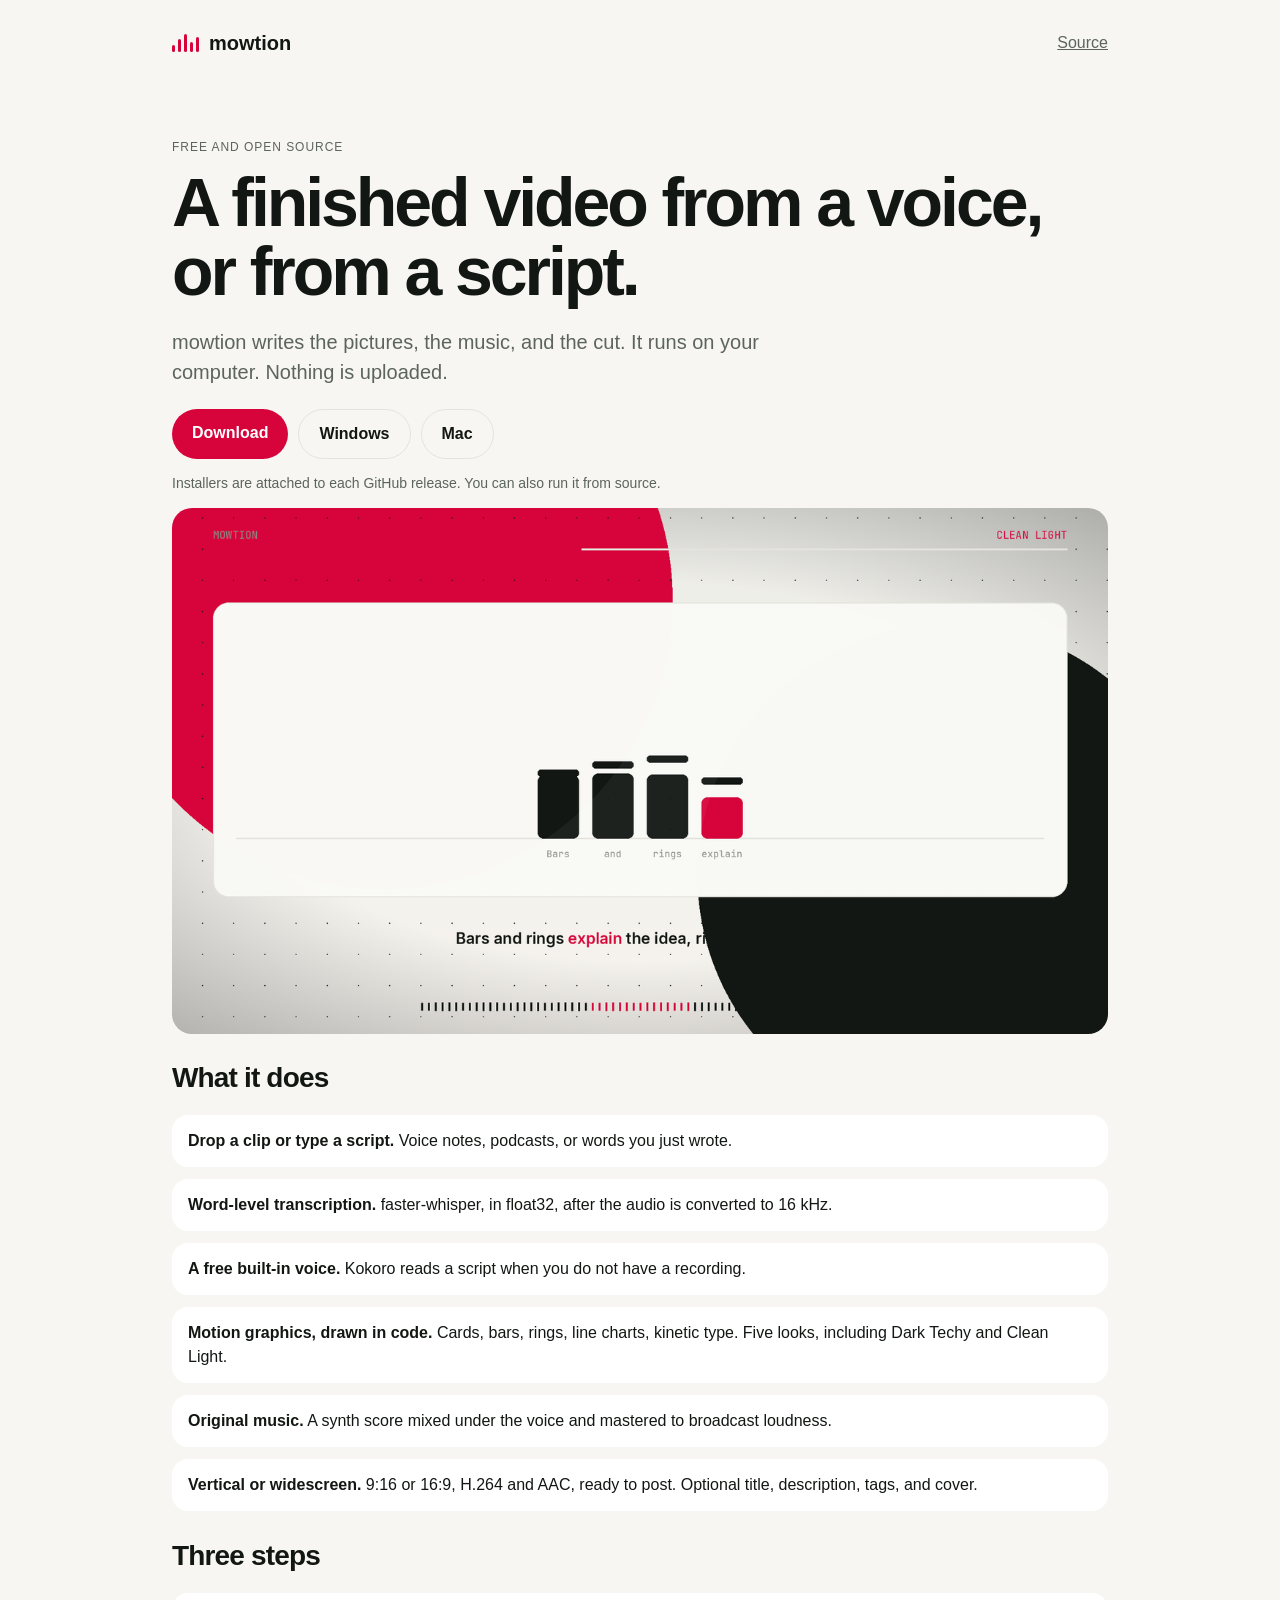
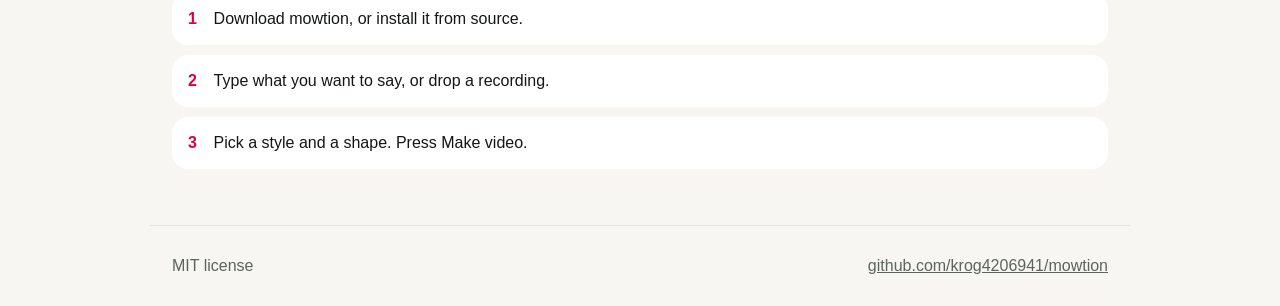
<file: site/index.html>
<!DOCTYPE html>
<html lang="en">
<head>
  <meta charset="utf-8" />
  <meta name="viewport" content="width=device-width, initial-scale=1" />
  <title>mowtion — a video from a voice</title>
  <link rel="icon" href="data:image/svg+xml,%3Csvg xmlns='http://www.w3.org/2000/svg' viewBox='0 0 32 32'%3E%3Crect fill='%23D7043B' width='32' height='32' rx='8'/%3E%3C/svg%3E" />
  <link rel="stylesheet" href="styles.css" />
</head>
<body>
  <header class="top">
    <div class="brand">
      <span class="bars" aria-hidden="true"><i></i><i></i><i></i><i></i><i></i></span>
      <strong>mowtion</strong>
    </div>
    <a href="https://github.com/krog4206941/mowtion">Source</a>
  </header>
  <main>
    <section class="hero">
      <p class="eyebrow">Free and open source</p>
      <h1>A finished video from a voice, or from a script.</h1>
      <p class="lede">mowtion writes the pictures, the music, and the cut. It runs on your computer. Nothing is uploaded.</p>
      <div class="actions">
        <a class="btn" href="https://github.com/krog4206941/mowtion/releases/latest">Download</a>
        <a class="btn ghost" href="https://github.com/krog4206941/mowtion/releases/latest">Windows</a>
        <a class="btn ghost" href="https://github.com/krog4206941/mowtion/releases/latest">Mac</a>
      </div>
      <p class="fine">Installers are attached to each GitHub release. You can also run it from source.</p>
    </section>

    <section class="preview">
      <img src="img/preview.png" alt="Clean Light widescreen frame: beige background, crimson words, and a bar chart." />
    </section>

    <section>
      <h2>What it does</h2>
      <ul class="features">
        <li><b>Drop a clip or type a script.</b> Voice notes, podcasts, or words you just wrote.</li>
        <li><b>Word-level transcription.</b> faster-whisper, in float32, after the audio is converted to 16 kHz.</li>
        <li><b>A free built-in voice.</b> Kokoro reads a script when you do not have a recording.</li>
        <li><b>Motion graphics, drawn in code.</b> Cards, bars, rings, line charts, kinetic type. Five looks, including Dark Techy and Clean Light.</li>
        <li><b>Original music.</b> A synth score mixed under the voice and mastered to broadcast loudness.</li>
        <li><b>Vertical or widescreen.</b> 9:16 or 16:9, H.264 and AAC, ready to post. Optional title, description, tags, and cover.</li>
      </ul>
    </section>

    <section class="steps">
      <h2>Three steps</h2>
      <ol>
        <li>Download mowtion, or install it from source.</li>
        <li>Type what you want to say, or drop a recording.</li>
        <li>Pick a style and a shape. Press Make video.</li>
      </ol>
    </section>
  </main>
  <footer>
    <span>MIT license</span>
    <a href="https://github.com/krog4206941/mowtion">github.com/krog4206941/mowtion</a>
  </footer>
</body>
</html>
</file>
<file: site/styles.css>
:root {
  --bg: #f7f6f2;
  --paper: #ffffff;
  --ink: #121713;
  --muted: #5c645e;
  --line: #e4e3dd;
  --accent: #d7043b;
}
* { box-sizing: border-box; }
html, body { margin: 0; }
body {
  font-family: Inter, "Segoe UI", Helvetica, Arial, sans-serif;
  background: var(--bg);
  color: var(--ink);
  line-height: 1.5;
}
a { color: inherit; }
.top, main, footer {
  max-width: 980px;
  margin: 0 auto;
  padding: 28px 22px;
}
.top, footer {
  display: flex;
  justify-content: space-between;
  align-items: center;
  color: var(--muted);
}
.brand { display: flex; align-items: center; gap: 10px; color: var(--ink); font-size: 20px; }
.bars { display: flex; align-items: flex-end; gap: 3px; height: 18px; }
.bars i { display: block; width: 3px; background: var(--accent); border-radius: 3px; }
.bars i:nth-child(1) { height: 7px; }
.bars i:nth-child(2) { height: 13px; }
.bars i:nth-child(3) { height: 18px; }
.bars i:nth-child(4) { height: 10px; }
.bars i:nth-child(5) { height: 15px; }
.hero { padding-top: 12px; }
.eyebrow { letter-spacing: 0.08em; text-transform: uppercase; font-size: 12px; color: var(--muted); }
h1 {
  font-size: clamp(40px, 6vw, 68px);
  line-height: 1.02;
  letter-spacing: -0.045em;
  margin: 8px 0 12px;
  font-weight: 620;
}
.lede { font-size: 20px; max-width: 38rem; color: var(--muted); }
.actions { display: flex; flex-wrap: wrap; gap: 10px; margin-top: 22px; }
.btn {
  display: inline-block;
  background: var(--accent);
  color: white;
  text-decoration: none;
  border-radius: 999px;
  padding: 12px 20px;
  font-weight: 650;
}
.btn.ghost { background: transparent; color: var(--ink); border: 1px solid var(--line); }
.fine { color: var(--muted); font-size: 14px; }
.preview img {
  width: 100%;
  border-radius: 20px;
  display: block;
  background: #07090c;
}
h2 { font-size: 28px; letter-spacing: -0.03em; margin-bottom: 8px; }
.features { list-style: none; padding: 0; display: grid; gap: 12px; }
.features li, .steps li {
  background: var(--paper);
  border-radius: 16px;
  padding: 14px 16px;
}
.steps ol { padding: 0; list-style: none; display: grid; gap: 10px; counter-reset: step; }
.steps li { counter-increment: step; }
.steps li::before {
  content: counter(step);
  display: inline-block;
  width: 1.6em;
  color: var(--accent);
  font-weight: 700;
}
footer { border-top: 1px solid var(--line); margin-top: 12px; }
@media (max-width: 640px) {
  .lede { font-size: 18px; }
}
</file>
